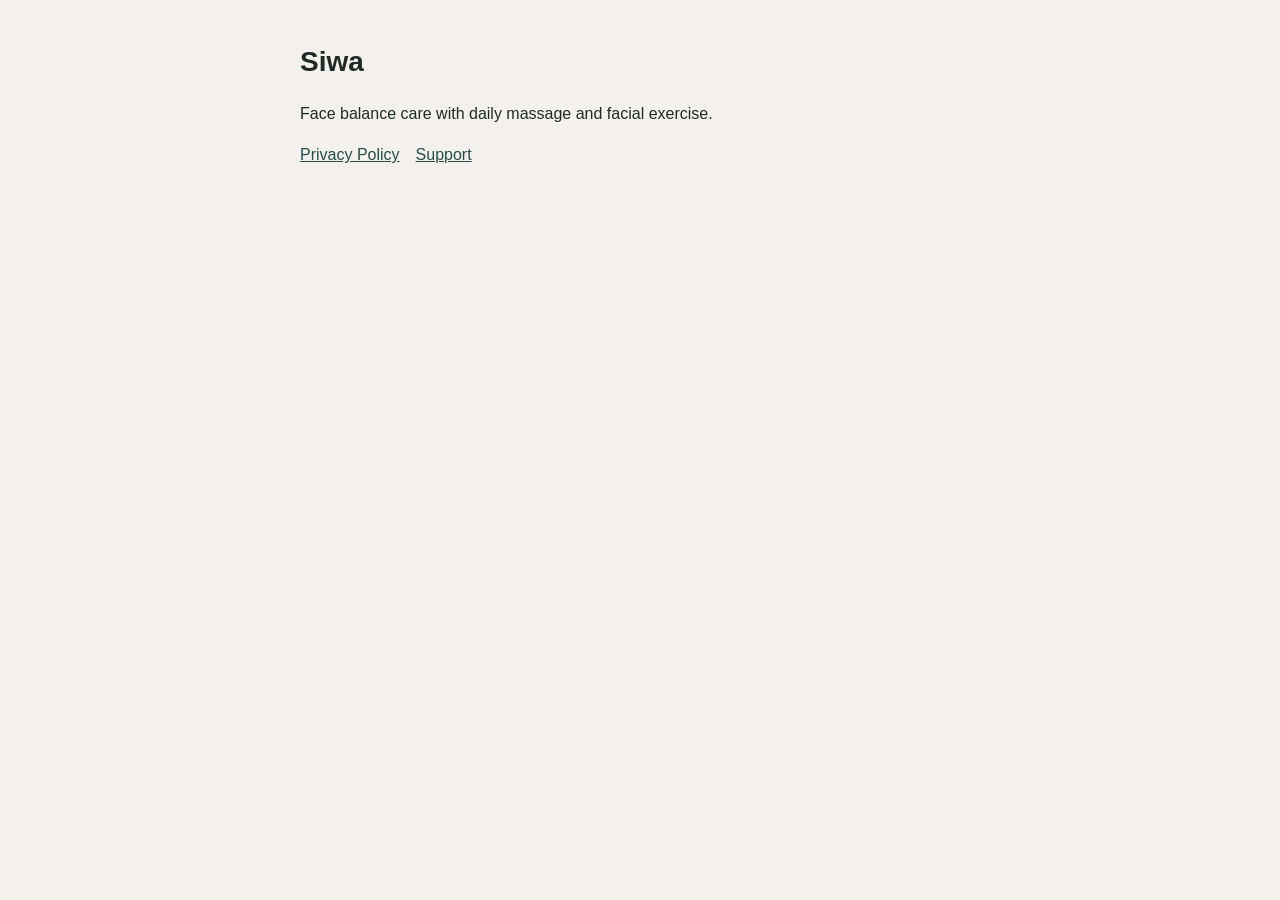
<file: index.html>
<!doctype html><html lang="en"><head><meta charset="utf-8"><meta name="viewport" content="width=device-width,initial-scale=1"><title>Siwa</title><link rel="stylesheet" href="style.css"></head>
<body><main><h1>Siwa</h1><p>Face balance care with daily massage and facial exercise.</p>
<nav><a href="privacy.html">Privacy Policy</a><a href="support.html">Support</a></nav></main></body></html>
</file>
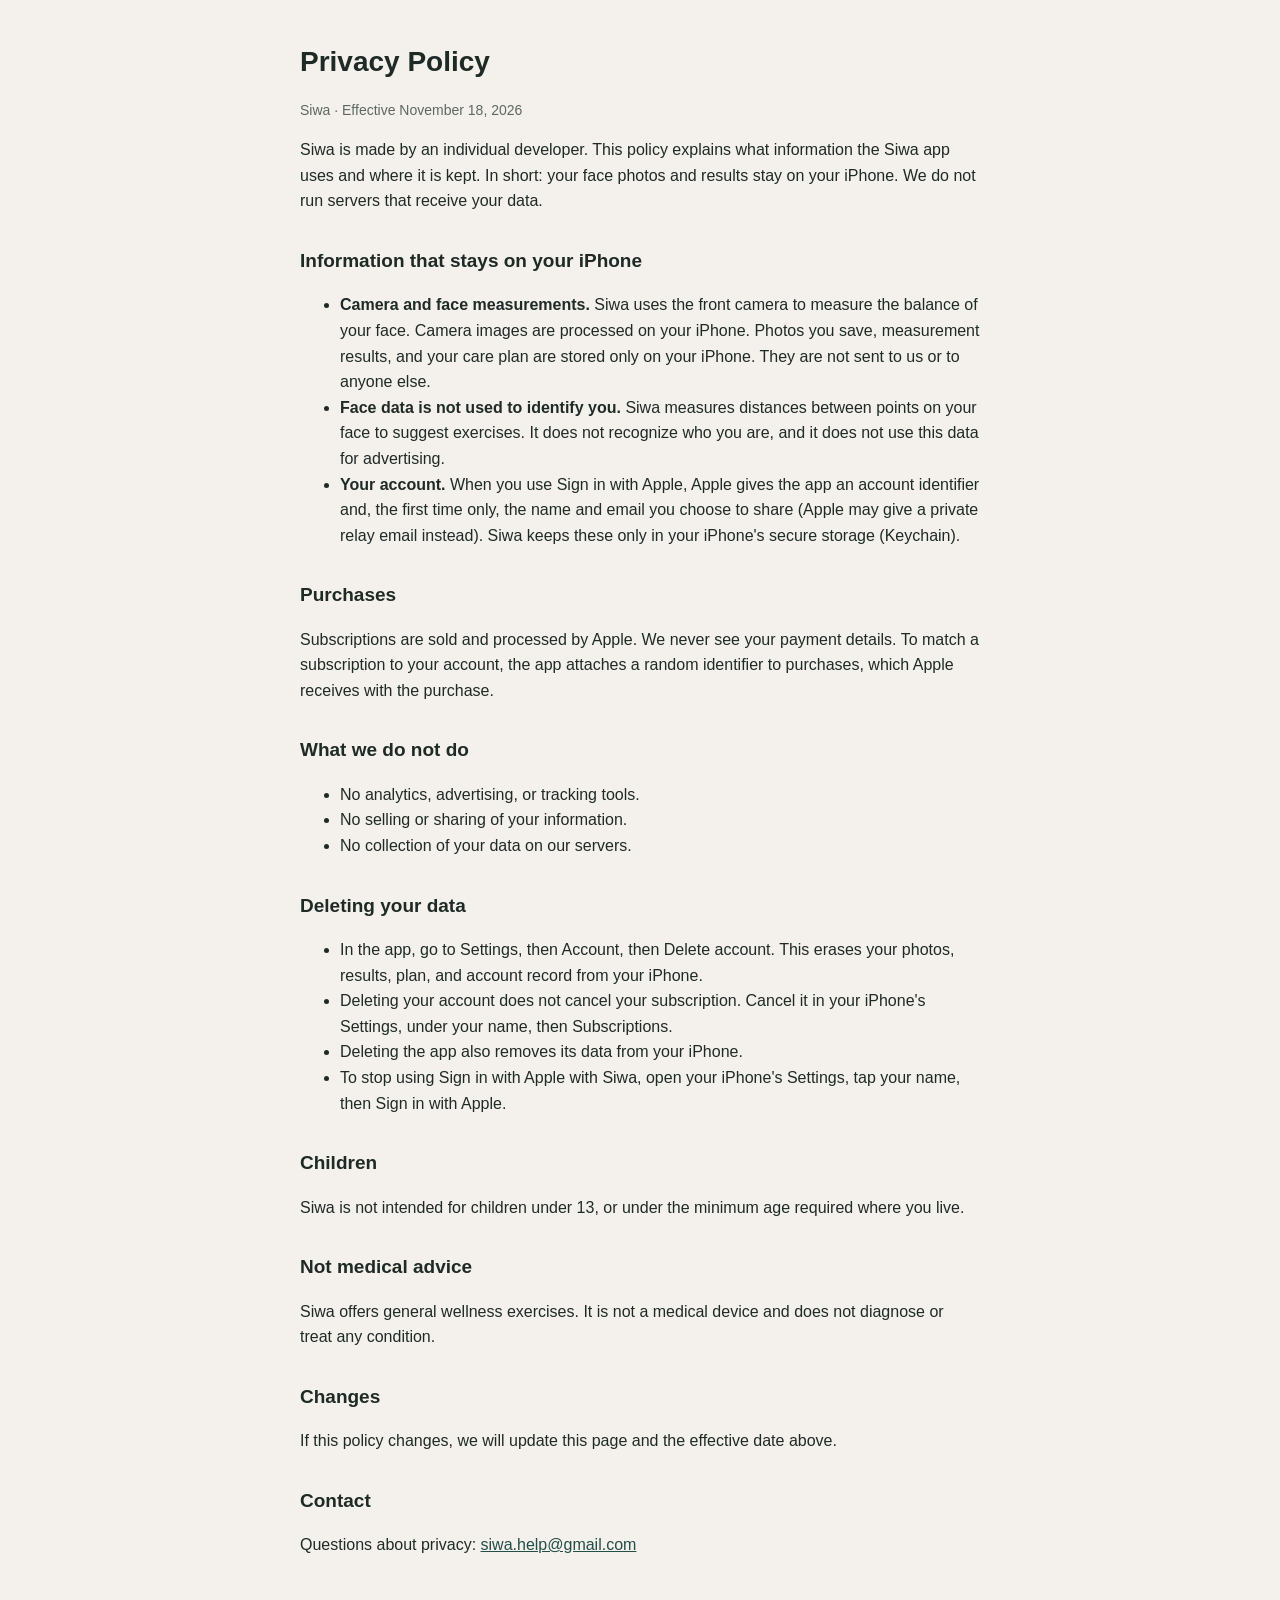
<file: privacy.html>
<!doctype html><html lang="en"><head><meta charset="utf-8"><meta name="viewport" content="width=device-width,initial-scale=1"><title>Siwa Privacy Policy</title><link rel="stylesheet" href="style.css"></head>
<body><main>
<h1>Privacy Policy</h1><p class="muted">Siwa · Effective November 18, 2026</p>
<p>Siwa is made by an individual developer. This policy explains what information the Siwa app uses and where it is kept. In short: your face photos and results stay on your iPhone. We do not run servers that receive your data.</p>

<h2>Information that stays on your iPhone</h2>
<ul>
<li><b>Camera and face measurements.</b> Siwa uses the front camera to measure the balance of your face. Camera images are processed on your iPhone. Photos you save, measurement results, and your care plan are stored only on your iPhone. They are not sent to us or to anyone else.</li>
<li><b>Face data is not used to identify you.</b> Siwa measures distances between points on your face to suggest exercises. It does not recognize who you are, and it does not use this data for advertising.</li>
<li><b>Your account.</b> When you use Sign in with Apple, Apple gives the app an account identifier and, the first time only, the name and email you choose to share (Apple may give a private relay email instead). Siwa keeps these only in your iPhone's secure storage (Keychain).</li>
</ul>

<h2>Purchases</h2>
<p>Subscriptions are sold and processed by Apple. We never see your payment details. To match a subscription to your account, the app attaches a random identifier to purchases, which Apple receives with the purchase.</p>

<h2>What we do not do</h2>
<ul><li>No analytics, advertising, or tracking tools.</li><li>No selling or sharing of your information.</li><li>No collection of your data on our servers.</li></ul>

<h2>Deleting your data</h2>
<ul>
<li>In the app, go to Settings, then Account, then Delete account. This erases your photos, results, plan, and account record from your iPhone.</li>
<li>Deleting your account does not cancel your subscription. Cancel it in your iPhone's Settings, under your name, then Subscriptions.</li>
<li>Deleting the app also removes its data from your iPhone.</li>
<li>To stop using Sign in with Apple with Siwa, open your iPhone's Settings, tap your name, then Sign in with Apple.</li>
</ul>

<h2>Children</h2>
<p>Siwa is not intended for children under 13, or under the minimum age required where you live.</p>

<h2>Not medical advice</h2>
<p>Siwa offers general wellness exercises. It is not a medical device and does not diagnose or treat any condition.</p>

<h2>Changes</h2>
<p>If this policy changes, we will update this page and the effective date above.</p>

<h2>Contact</h2>
<p>Questions about privacy: <a href="mailto:siwa.help@gmail.com">siwa.help@gmail.com</a></p>
</main></body></html>
</file>
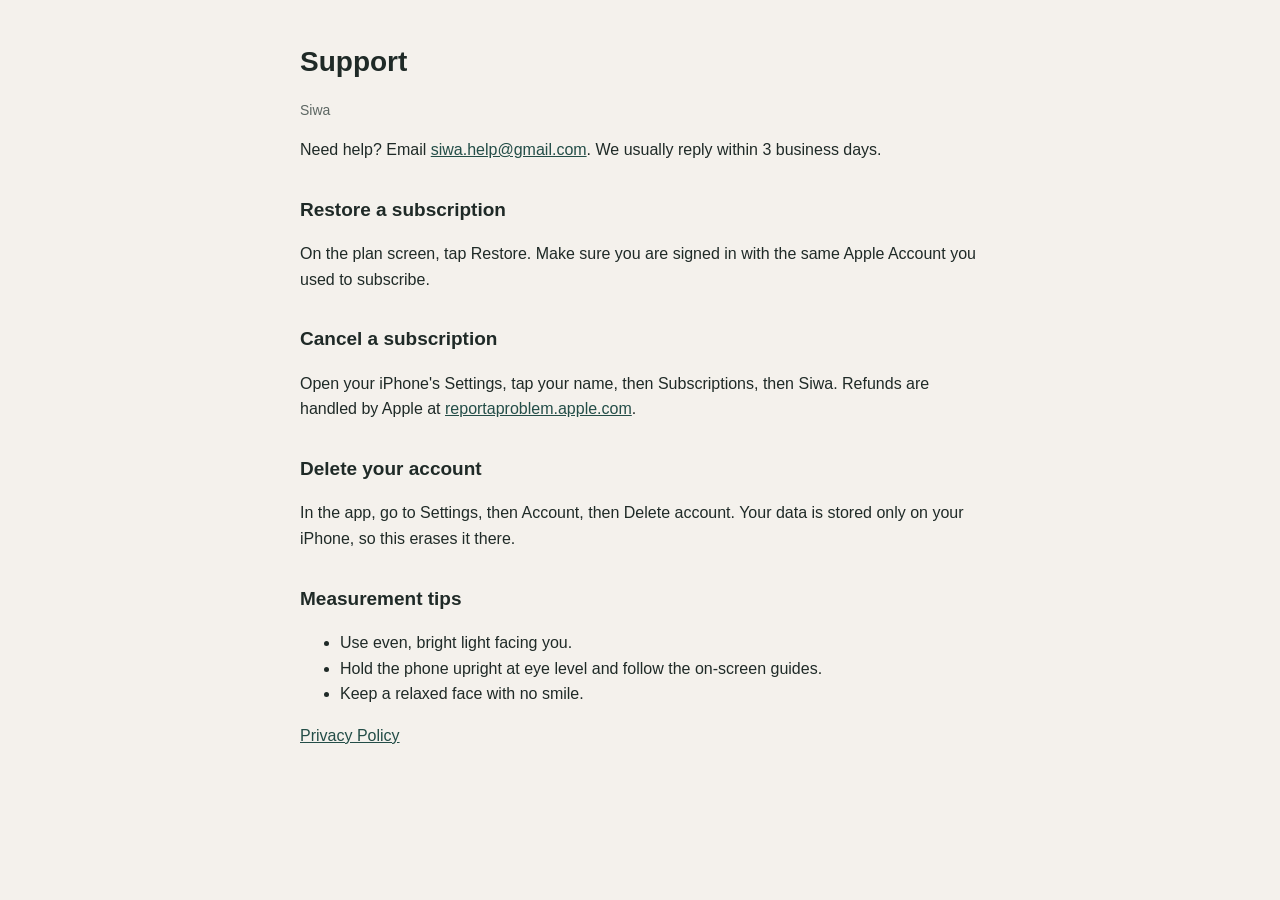
<file: support.html>
<!doctype html><html lang="en"><head><meta charset="utf-8"><meta name="viewport" content="width=device-width,initial-scale=1"><title>Siwa Support</title><link rel="stylesheet" href="style.css"></head>
<body><main>
<h1>Support</h1><p class="muted">Siwa</p>
<p>Need help? Email <a href="mailto:siwa.help@gmail.com">siwa.help@gmail.com</a>. We usually reply within 3 business days.</p>

<h2>Restore a subscription</h2>
<p>On the plan screen, tap Restore. Make sure you are signed in with the same Apple Account you used to subscribe.</p>

<h2>Cancel a subscription</h2>
<p>Open your iPhone's Settings, tap your name, then Subscriptions, then Siwa. Refunds are handled by Apple at <a href="https://reportaproblem.apple.com">reportaproblem.apple.com</a>.</p>

<h2>Delete your account</h2>
<p>In the app, go to Settings, then Account, then Delete account. Your data is stored only on your iPhone, so this erases it there.</p>

<h2>Measurement tips</h2>
<ul><li>Use even, bright light facing you.</li><li>Hold the phone upright at eye level and follow the on-screen guides.</li><li>Keep a relaxed face with no smile.</li></ul>

<p><a href="privacy.html">Privacy Policy</a></p>
</main></body></html>
</file>
<file: style.css>
:root{--bg:#f4f1ec;--fg:#1f2a27;--muted:#5d6763;--accent:#234d47}
@media (prefers-color-scheme:dark){:root{--bg:#141917;--fg:#ece8e1;--muted:#a3aba7;--accent:#8cc4b9}}
body{background:var(--bg);color:var(--fg);font:16px/1.6 -apple-system,BlinkMacSystemFont,"Helvetica Neue",sans-serif;margin:0}
main{max-width:680px;margin:0 auto;padding:40px 16px 64px}
h1{font-size:28px;margin:0 0 4px}h2{font-size:19px;margin-top:32px}
p,li{color:var(--fg)}.muted{color:var(--muted);font-size:14px}a{color:var(--accent)}
nav a{margin-right:16px}
</file>
